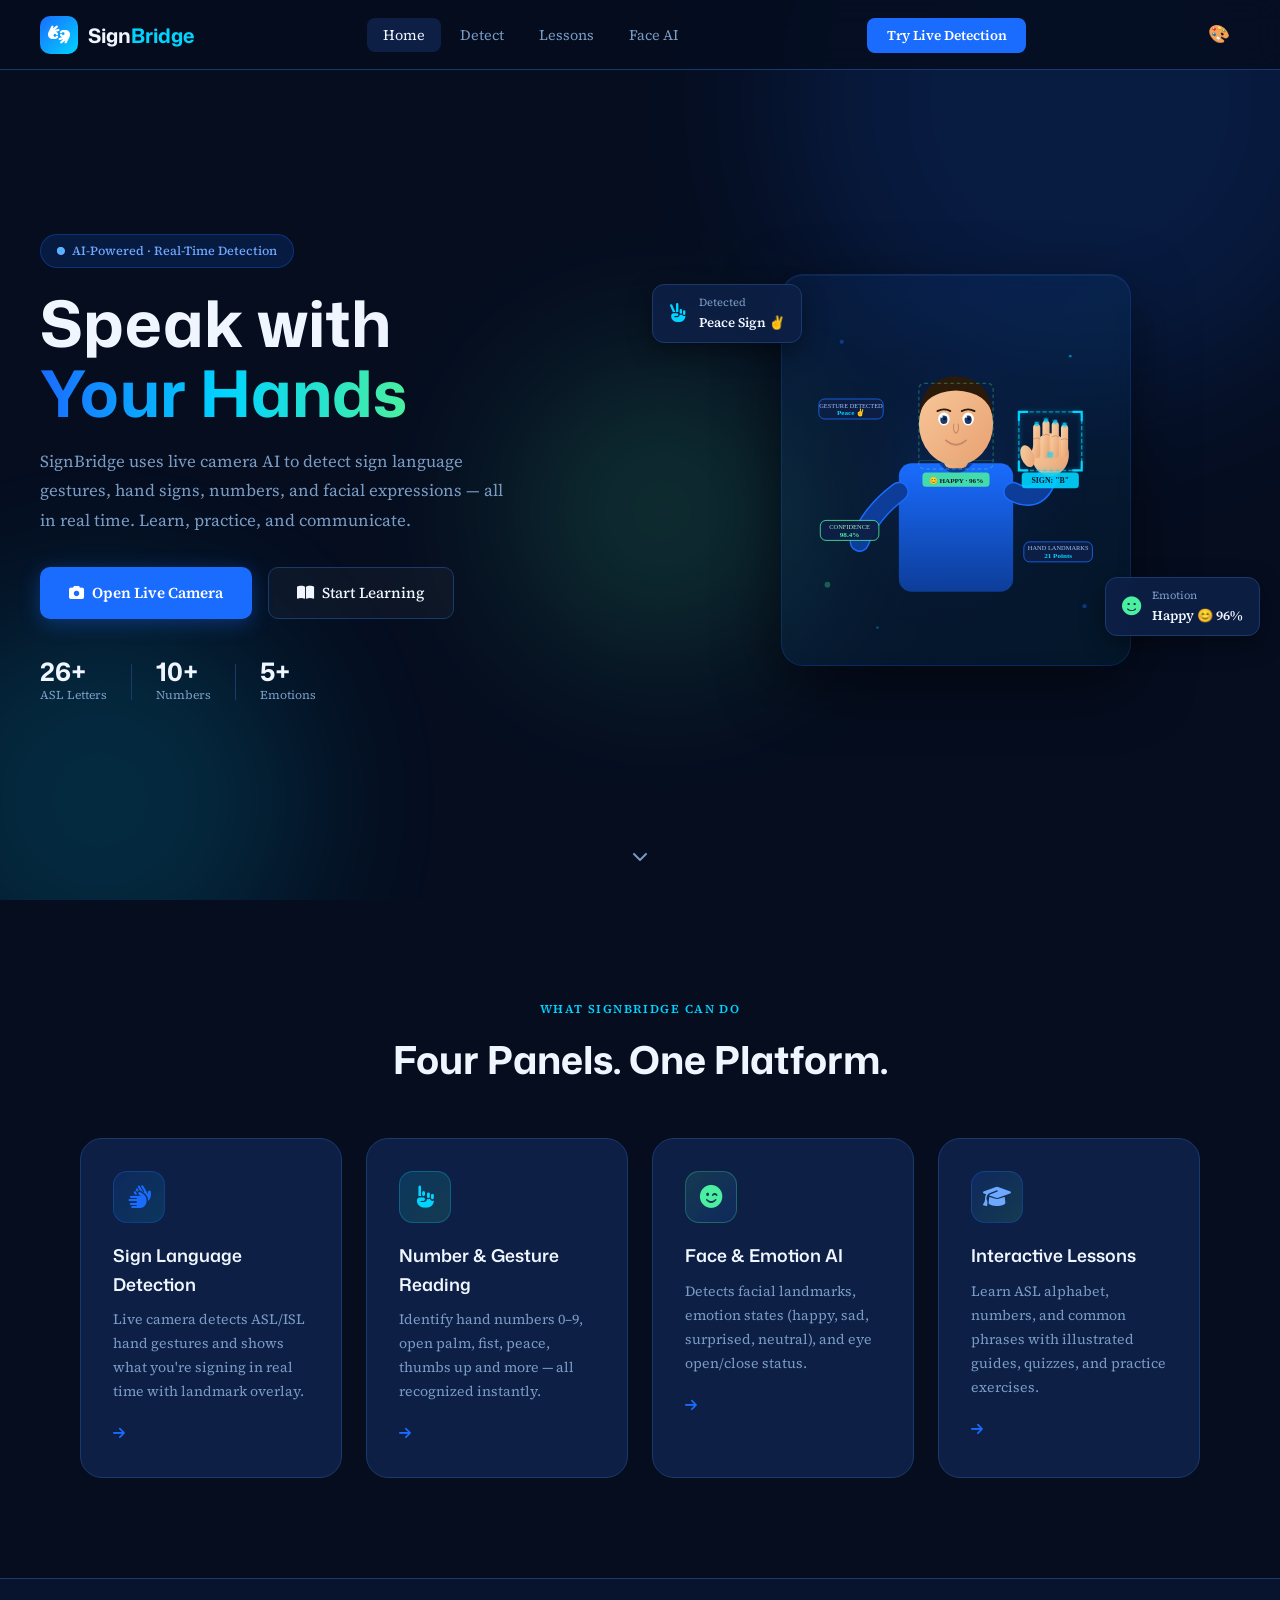
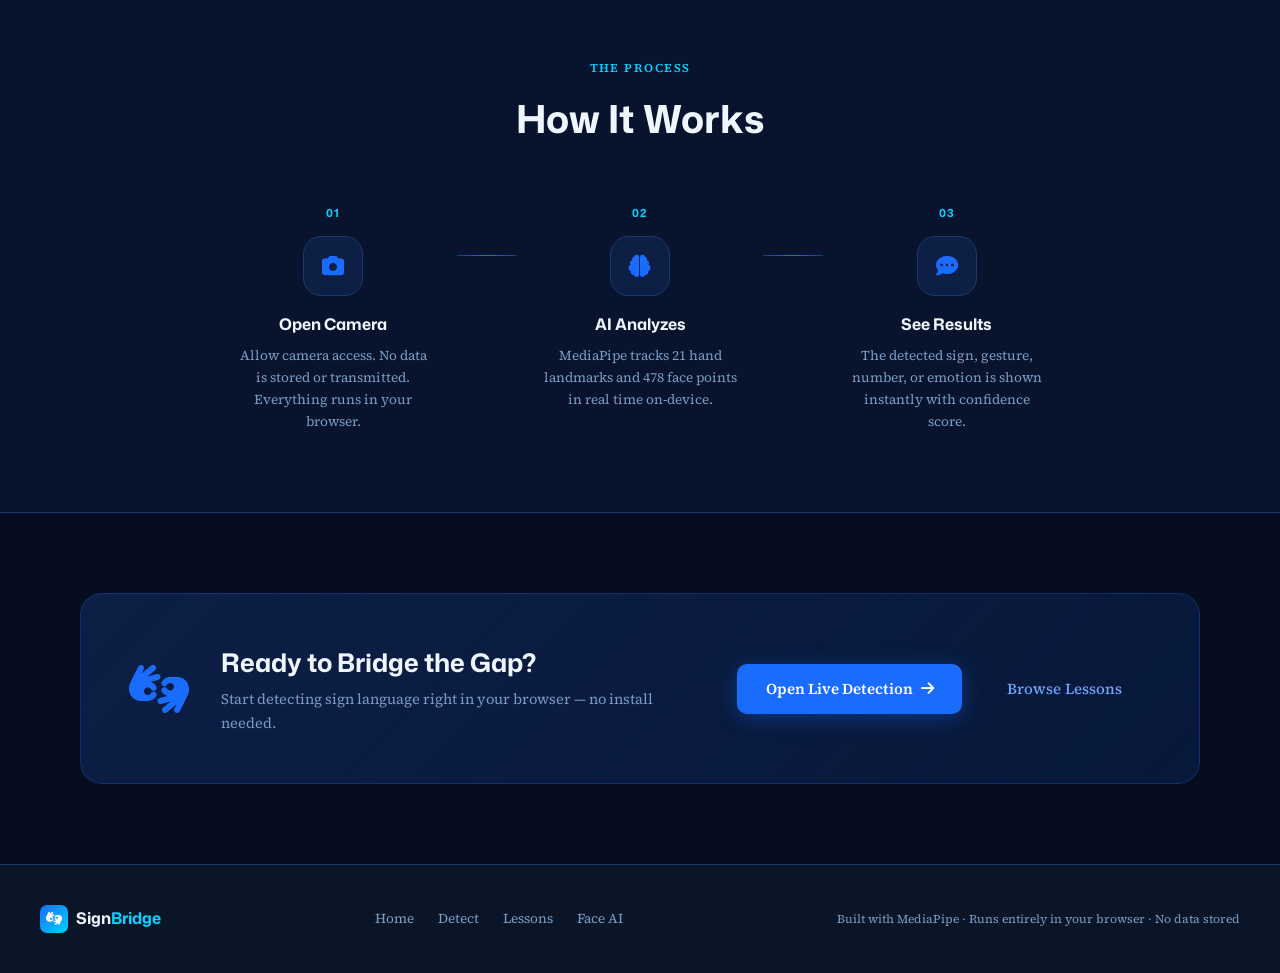
<file: index.html>
<!DOCTYPE html>
<html lang="en">
<head>
  <meta charset="UTF-8" />
  <meta name="viewport" content="width=device-width, initial-scale=1.0"/>
  <script>document.documentElement.setAttribute('data-theme', localStorage.getItem('signbridge_theme') || 'default');</script>
  <title>SignBridge — Sign Language Learning & Detection</title>
  <link rel="stylesheet" href="main.css" />
  <link href="https://fonts.googleapis.com/css2?family=Mona+Sans:wght@300;400;500;600;700&family=Source+Serif+4:ital,wght@0,300;0,400;0,600;1,400&display=swap" rel="stylesheet"/>
  <link rel="stylesheet" href="https://cdnjs.cloudflare.com/ajax/libs/font-awesome/6.5.0/css/all.min.css"/>
</head>
<body>

<!-- NAV -->
<nav class="navbar" id="navbar">
  <div class="nav-brand">
    <div class="brand-icon"><i class="fa-solid fa-hands-asl-interpreting"></i></div>
    <span class="brand-name">Sign<span class="accent">Bridge</span></span>
  </div>
  <ul class="nav-links">
    <li><a href="index.html" class="active">Home</a></li>
    <li><a href="detect.html">Detect</a></li>
    <li><a href="lessons.html">Lessons</a></li>
    <li><a href="face.html">Face AI</a></li>
  </ul>
  <div class="nav-cta">
    <a href="detect.html" class="btn-nav">Try Live Detection</a>
  </div>
  <button class="theme-toggle" id="themeToggle" type="button" aria-label="Theme">🎨</button>
  <button class="hamburger" id="hamburger"><i class="fa-solid fa-bars"></i></button>
</nav>

<!-- HERO -->
<section class="hero">
  <div class="hero-bg-shapes">
    <div class="shape shape-1"></div>
    <div class="shape shape-2"></div>
    <div class="shape shape-3"></div>
  </div>
  <div class="hero-content">
    <div class="hero-text">
      <div class="hero-badge"><i class="fa-solid fa-circle-dot pulse-dot"></i> AI-Powered · Real-Time Detection</div>
      <h1 class="hero-title">
        Speak with<br/>
        <span class="title-gradient">Your Hands</span>
      </h1>
      <p class="hero-subtitle">
        SignBridge uses live camera AI to detect sign language gestures, hand signs, numbers, and facial expressions — all in real time. Learn, practice, and communicate.
      </p>
      <div class="hero-btns">
        <a href="detect.html" class="btn-primary"><i class="fa-solid fa-camera"></i> Open Live Camera</a>
        <a href="lessons.html" class="btn-secondary"><i class="fa-solid fa-book-open"></i> Start Learning</a>
      </div>
      <div class="hero-stats">
        <div class="stat"><span class="stat-num">26+</span><span class="stat-label">ASL Letters</span></div>
        <div class="stat-div"></div>
        <div class="stat"><span class="stat-num">10+</span><span class="stat-label">Numbers</span></div>
        <div class="stat-div"></div>
        <div class="stat"><span class="stat-num">5+</span><span class="stat-label">Emotions</span></div>
      </div>
    </div>
    <div class="hero-visual">
      <div class="hero-img-wrap">
        <!-- SVG Illustration: Person signing with AI overlay -->
        <svg viewBox="0 0 420 480" xmlns="http://www.w3.org/2000/svg" class="hero-svg">
          <defs>
            <radialGradient id="bgGlow" cx="50%" cy="50%" r="50%">
              <stop offset="0%" stop-color="#1a6cff" stop-opacity="0.18"/>
              <stop offset="100%" stop-color="#0a1628" stop-opacity="0"/>
            </radialGradient>
            <linearGradient id="skinGrad" x1="0" y1="0" x2="1" y2="1">
              <stop offset="0%" stop-color="#f8c89a"/>
              <stop offset="100%" stop-color="#e8a070"/>
            </linearGradient>
            <linearGradient id="shirtGrad" x1="0" y1="0" x2="0" y2="1">
              <stop offset="0%" stop-color="#1a6cff"/>
              <stop offset="100%" stop-color="#0d3d99"/>
            </linearGradient>
            <linearGradient id="handGrad" x1="0" y1="0" x2="1" y2="1">
              <stop offset="0%" stop-color="#f9d4a8"/>
              <stop offset="100%" stop-color="#e8a070"/>
            </linearGradient>
            <filter id="glow">
              <feGaussianBlur stdDeviation="3" result="blur"/>
              <feMerge><feMergeNode in="blur"/><feMergeNode in="SourceGraphic"/></feMerge>
            </filter>
          </defs>

          <!-- Background glow -->
          <ellipse cx="210" cy="260" rx="190" ry="210" fill="url(#bgGlow)"/>

          <!-- Person body -->
          <rect x="130" y="230" width="160" height="180" rx="18" fill="url(#shirtGrad)"/>
          <!-- Collar -->
          <path d="M185 230 Q210 260 235 230" fill="#0d3d99" stroke="#1a6cff" stroke-width="1.5"/>

          <!-- Neck -->
          <rect x="193" y="195" width="34" height="42" rx="10" fill="url(#skinGrad)"/>

          <!-- Head -->
          <ellipse cx="210" cy="175" rx="52" ry="58" fill="url(#skinGrad)"/>

          <!-- Hair -->
          <path d="M158 165 Q162 110 210 108 Q258 110 262 165 Q255 130 210 128 Q165 130 158 165Z" fill="#2a1a0a"/>

          <!-- Eyes -->
          <ellipse cx="193" cy="168" rx="8" ry="9" fill="white"/>
          <ellipse cx="193" cy="169" rx="5" ry="6" fill="#1a3a6c"/>
          <ellipse cx="194" cy="168" rx="2" ry="2" fill="#0d1a2e"/>
          <ellipse cx="227" cy="168" rx="8" ry="9" fill="white"/>
          <ellipse cx="227" cy="169" rx="5" ry="6" fill="#1a3a6c"/>
          <ellipse cx="228" cy="168" rx="2" ry="2" fill="#0d1a2e"/>
          <!-- Eye shine -->
          <circle cx="190" cy="165" r="1.5" fill="white" opacity="0.9"/>
          <circle cx="224" cy="165" r="1.5" fill="white" opacity="0.9"/>

          <!-- Eyebrows -->
          <path d="M184 157 Q193 152 202 157" stroke="#2a1a0a" stroke-width="2.5" fill="none" stroke-linecap="round"/>
          <path d="M218 157 Q227 152 236 157" stroke="#2a1a0a" stroke-width="2.5" fill="none" stroke-linecap="round"/>

          <!-- Nose -->
          <path d="M207 175 Q205 185 210 188 Q215 185 213 175" stroke="#c8856a" stroke-width="1.5" fill="none" stroke-linecap="round"/>

          <!-- Smile -->
          <path d="M196 198 Q210 210 224 198" stroke="#c8856a" stroke-width="2.5" fill="none" stroke-linecap="round"/>

          <!-- Left arm -->
          <path d="M130 270 Q90 300 75 340" stroke="#1a6cff" stroke-width="28" stroke-linecap="round" fill="none"/>
          <path d="M130 270 Q90 300 75 340" stroke="#0d3d99" stroke-width="24" stroke-linecap="round" fill="none"/>

          <!-- RIGHT hand raised — ASL "B" shape (peace/open) -->
          <!-- Arm -->
          <path d="M290 270 Q330 290 340 240" stroke="#1a6cff" stroke-width="28" stroke-linecap="round" fill="none"/>
          <path d="M290 270 Q330 290 340 240" stroke="#0d3d99" stroke-width="24" stroke-linecap="round" fill="none"/>

          <!-- Hand palm -->
          <ellipse cx="342" cy="218" rx="26" ry="30" fill="url(#handGrad)"/>
          <!-- Fingers up (4 fingers) -->
          <rect x="318" y="175" width="10" height="48" rx="5" fill="url(#handGrad)"/>
          <rect x="331" y="170" width="10" height="53" rx="5" fill="url(#handGrad)"/>
          <rect x="344" y="172" width="10" height="51" rx="5" fill="url(#handGrad)"/>
          <rect x="357" y="176" width="10" height="45" rx="5" fill="url(#handGrad)"/>
          <!-- Thumb -->
          <ellipse cx="310" cy="220" rx="9" ry="16" fill="url(#handGrad)" transform="rotate(-20 310 220)"/>
          <!-- Knuckle lines -->
          <path d="M318 196 Q323 193 328 196" stroke="#c8856a" stroke-width="1" fill="none"/>
          <path d="M331 191 Q336 188 341 191" stroke="#c8856a" stroke-width="1" fill="none"/>
          <path d="M344 193 Q349 190 354 193" stroke="#c8856a" stroke-width="1" fill="none"/>
          <path d="M357 197 Q362 194 367 197" stroke="#c8856a" stroke-width="1" fill="none"/>

          <!-- AI detection box around hand -->
          <rect x="298" y="158" width="88" height="82" rx="6" fill="none" stroke="#00d4ff" stroke-width="2" stroke-dasharray="6 3" opacity="0.9" filter="url(#glow)">
            <animate attributeName="opacity" values="0.9;0.4;0.9" dur="2s" repeatCount="indefinite"/>
          </rect>
          <!-- Corner brackets -->
          <path d="M298 170 L298 158 L310 158" stroke="#00d4ff" stroke-width="3" fill="none" stroke-linecap="round"/>
          <path d="M374 158 L386 158 L386 170" stroke="#00d4ff" stroke-width="3" fill="none" stroke-linecap="round"/>
          <path d="M298 228 L298 240 L310 240" stroke="#00d4ff" stroke-width="3" fill="none" stroke-linecap="round"/>
          <path d="M374 240 L386 240 L386 228" stroke="#00d4ff" stroke-width="3" fill="none" stroke-linecap="round"/>

          <!-- Detection label -->
          <rect x="302" y="243" width="80" height="22" rx="5" fill="#00d4ff" opacity="0.9"/>
          <text x="342" y="258" text-anchor="middle" font-family="Space Grotesk" font-size="11" font-weight="700" fill="#0a1628">SIGN: "B"</text>

          <!-- Skeleton dots on hand -->
          <circle cx="323" cy="175" r="3" fill="#00d4ff" opacity="0.8" filter="url(#glow)"/>
          <circle cx="336" cy="170" r="3" fill="#00d4ff" opacity="0.8" filter="url(#glow)"/>
          <circle cx="349" cy="172" r="3" fill="#00d4ff" opacity="0.8" filter="url(#glow)"/>
          <circle cx="362" cy="176" r="3" fill="#00d4ff" opacity="0.8" filter="url(#glow)"/>
          <circle cx="342" cy="218" r="4" fill="#00d4ff" opacity="0.6" filter="url(#glow)"/>

          <!-- Face detection box -->
          <rect x="158" y="118" width="104" height="120" rx="8" fill="none" stroke="#4af0a0" stroke-width="1.8" stroke-dasharray="5 4" opacity="0.7">
            <animate attributeName="opacity" values="0.7;0.3;0.7" dur="3s" repeatCount="indefinite"/>
          </rect>
          <rect x="163" y="243" width="94" height="20" rx="5" fill="#4af0a0" opacity="0.85"/>
          <text x="210" y="257" text-anchor="middle" font-family="Space Grotesk" font-size="10" font-weight="700" fill="#0a1628">😊 HAPPY · 96%</text>

          <!-- Floating data chips -->
          <rect x="18" y="140" width="90" height="28" rx="8" fill="#0d1f45" stroke="#1a6cff" stroke-width="1.2" opacity="0.95"/>
          <text x="63" y="152" text-anchor="middle" font-family="Space Grotesk" font-size="9" fill="#a0c4ff">GESTURE DETECTED</text>
          <text x="63" y="163" text-anchor="middle" font-family="Space Grotesk" font-size="10" font-weight="700" fill="#00d4ff">Peace ✌️</text>

          <rect x="20" y="310" width="82" height="28" rx="8" fill="#0d1f45" stroke="#4af0a0" stroke-width="1.2" opacity="0.95"/>
          <text x="61" y="322" text-anchor="middle" font-family="Space Grotesk" font-size="9" fill="#a0f0c4">CONFIDENCE</text>
          <text x="61" y="333" text-anchor="middle" font-family="Space Grotesk" font-size="10" font-weight="700" fill="#4af0a0">98.4%</text>

          <rect x="305" y="340" width="96" height="28" rx="8" fill="#0d1f45" stroke="#1a6cff" stroke-width="1.2" opacity="0.95"/>
          <text x="353" y="352" text-anchor="middle" font-family="Space Grotesk" font-size="9" fill="#a0c4ff">HAND LANDMARKS</text>
          <text x="353" y="363" text-anchor="middle" font-family="Space Grotesk" font-size="10" font-weight="700" fill="#00d4ff">21 Points</text>

          <!-- Scanning line animation -->
          <line x1="158" y1="178" x2="262" y2="178" stroke="#4af0a0" stroke-width="1.5" opacity="0.5">
            <animateTransform attributeName="transform" type="translate" from="0 -60" to="0 120" dur="2.5s" repeatCount="indefinite"/>
            <animate attributeName="opacity" values="0.5;0.1;0.5" dur="2.5s" repeatCount="indefinite"/>
          </line>

          <!-- Particle dots bg -->
          <circle cx="50" cy="60" r="3" fill="#1a6cff" opacity="0.4"/>
          <circle cx="370" cy="80" r="2" fill="#00d4ff" opacity="0.5"/>
          <circle cx="30" cy="400" r="4" fill="#4af0a0" opacity="0.3"/>
          <circle cx="390" cy="430" r="3" fill="#1a6cff" opacity="0.4"/>
          <circle cx="100" cy="460" r="2" fill="#00d4ff" opacity="0.3"/>
        </svg>
      </div>
      <!-- Floating cards -->
      <div class="float-card card-top">
        <i class="fa-solid fa-hand-peace" style="color:#00d4ff"></i>
        <div>
          <div class="fc-label">Detected</div>
          <div class="fc-value">Peace Sign ✌️</div>
        </div>
      </div>
      <div class="float-card card-bottom">
        <i class="fa-solid fa-face-smile" style="color:#4af0a0"></i>
        <div>
          <div class="fc-label">Emotion</div>
          <div class="fc-value">Happy 😊 96%</div>
        </div>
      </div>
    </div>
  </div>
  <div class="scroll-hint"><i class="fa-solid fa-chevron-down"></i></div>
</section>

<!-- FEATURES -->
<section class="features" id="features">
  <div class="section-label">What SignBridge Can Do</div>
  <h2 class="section-title">Four Panels. One Platform.</h2>
  <div class="features-grid">
    <a href="detect.html" class="feature-card">
      <div class="fc-icon" style="background:linear-gradient(135deg,#1a6cff22,#00d4ff22);border-color:#1a6cff44">
        <i class="fa-solid fa-hands" style="color:#1a6cff"></i>
      </div>
      <h3>Sign Language Detection</h3>
      <p>Live camera detects ASL/ISL hand gestures and shows what you're signing in real time with landmark overlay.</p>
      <div class="card-arrow"><i class="fa-solid fa-arrow-right"></i></div>
    </a>
    <a href="detect.html#numbers" class="feature-card">
      <div class="fc-icon" style="background:linear-gradient(135deg,#00d4ff22,#4af0a022);border-color:#00d4ff44">
        <i class="fa-solid fa-hand-point-up" style="color:#00d4ff"></i>
      </div>
      <h3>Number & Gesture Reading</h3>
      <p>Identify hand numbers 0–9, open palm, fist, peace, thumbs up and more — all recognized instantly.</p>
      <div class="card-arrow"><i class="fa-solid fa-arrow-right"></i></div>
    </a>
    <a href="face.html" class="feature-card">
      <div class="fc-icon" style="background:linear-gradient(135deg,#4af0a022,#1a6cff22);border-color:#4af0a044">
        <i class="fa-solid fa-face-smile-wink" style="color:#4af0a0"></i>
      </div>
      <h3>Face & Emotion AI</h3>
      <p>Detects facial landmarks, emotion states (happy, sad, surprised, neutral), and eye open/close status.</p>
      <div class="card-arrow"><i class="fa-solid fa-arrow-right"></i></div>
    </a>
    <a href="lessons.html" class="feature-card">
      <div class="fc-icon" style="background:linear-gradient(135deg,#1a6cff22,#4af0a022);border-color:#1a6cff44">
        <i class="fa-solid fa-graduation-cap" style="color:#6fa8ff"></i>
      </div>
      <h3>Interactive Lessons</h3>
      <p>Learn ASL alphabet, numbers, and common phrases with illustrated guides, quizzes, and practice exercises.</p>
      <div class="card-arrow"><i class="fa-solid fa-arrow-right"></i></div>
    </a>
  </div>
</section>

<!-- HOW IT WORKS -->
<section class="how-it-works">
  <div class="section-label">The Process</div>
  <h2 class="section-title">How It Works</h2>
  <div class="steps">
    <div class="step">
      <div class="step-num">01</div>
      <div class="step-icon"><i class="fa-solid fa-camera"></i></div>
      <h4>Open Camera</h4>
      <p>Allow camera access. No data is stored or transmitted. Everything runs in your browser.</p>
    </div>
    <div class="step-line"></div>
    <div class="step">
      <div class="step-num">02</div>
      <div class="step-icon"><i class="fa-solid fa-brain"></i></div>
      <h4>AI Analyzes</h4>
      <p>MediaPipe tracks 21 hand landmarks and 478 face points in real time on-device.</p>
    </div>
    <div class="step-line"></div>
    <div class="step">
      <div class="step-num">03</div>
      <div class="step-icon"><i class="fa-solid fa-comment-dots"></i></div>
      <h4>See Results</h4>
      <p>The detected sign, gesture, number, or emotion is shown instantly with confidence score.</p>
    </div>
  </div>
</section>

<!-- CTA BANNER -->
<section class="cta-banner">
  <div class="cta-content">
    <i class="fa-solid fa-hands-asl-interpreting cta-icon"></i>
    <div>
      <h2>Ready to Bridge the Gap?</h2>
      <p>Start detecting sign language right in your browser — no install needed.</p>
    </div>
    <div class="cta-actions">
      <a href="detect.html" class="btn-primary">Open Live Detection <i class="fa-solid fa-arrow-right"></i></a>
      <a href="lessons.html" class="btn-ghost">Browse Lessons</a>
    </div>
  </div>
</section>

<!-- FOOTER -->
<footer class="footer">
  <div class="footer-brand">
    <div class="brand-icon small"><i class="fa-solid fa-hands-asl-interpreting"></i></div>
    <span>Sign<span class="accent">Bridge</span></span>
  </div>
  <div class="footer-links">
    <a href="index.html">Home</a>
    <a href="detect.html">Detect</a>
    <a href="lessons.html">Lessons</a>
    <a href="face.html">Face AI</a>
  </div>
  <p class="footer-note">Built with MediaPipe · Runs entirely in your browser · No data stored</p>
</footer>

<script src="main.js"></script>
</body>
</html>
</file>
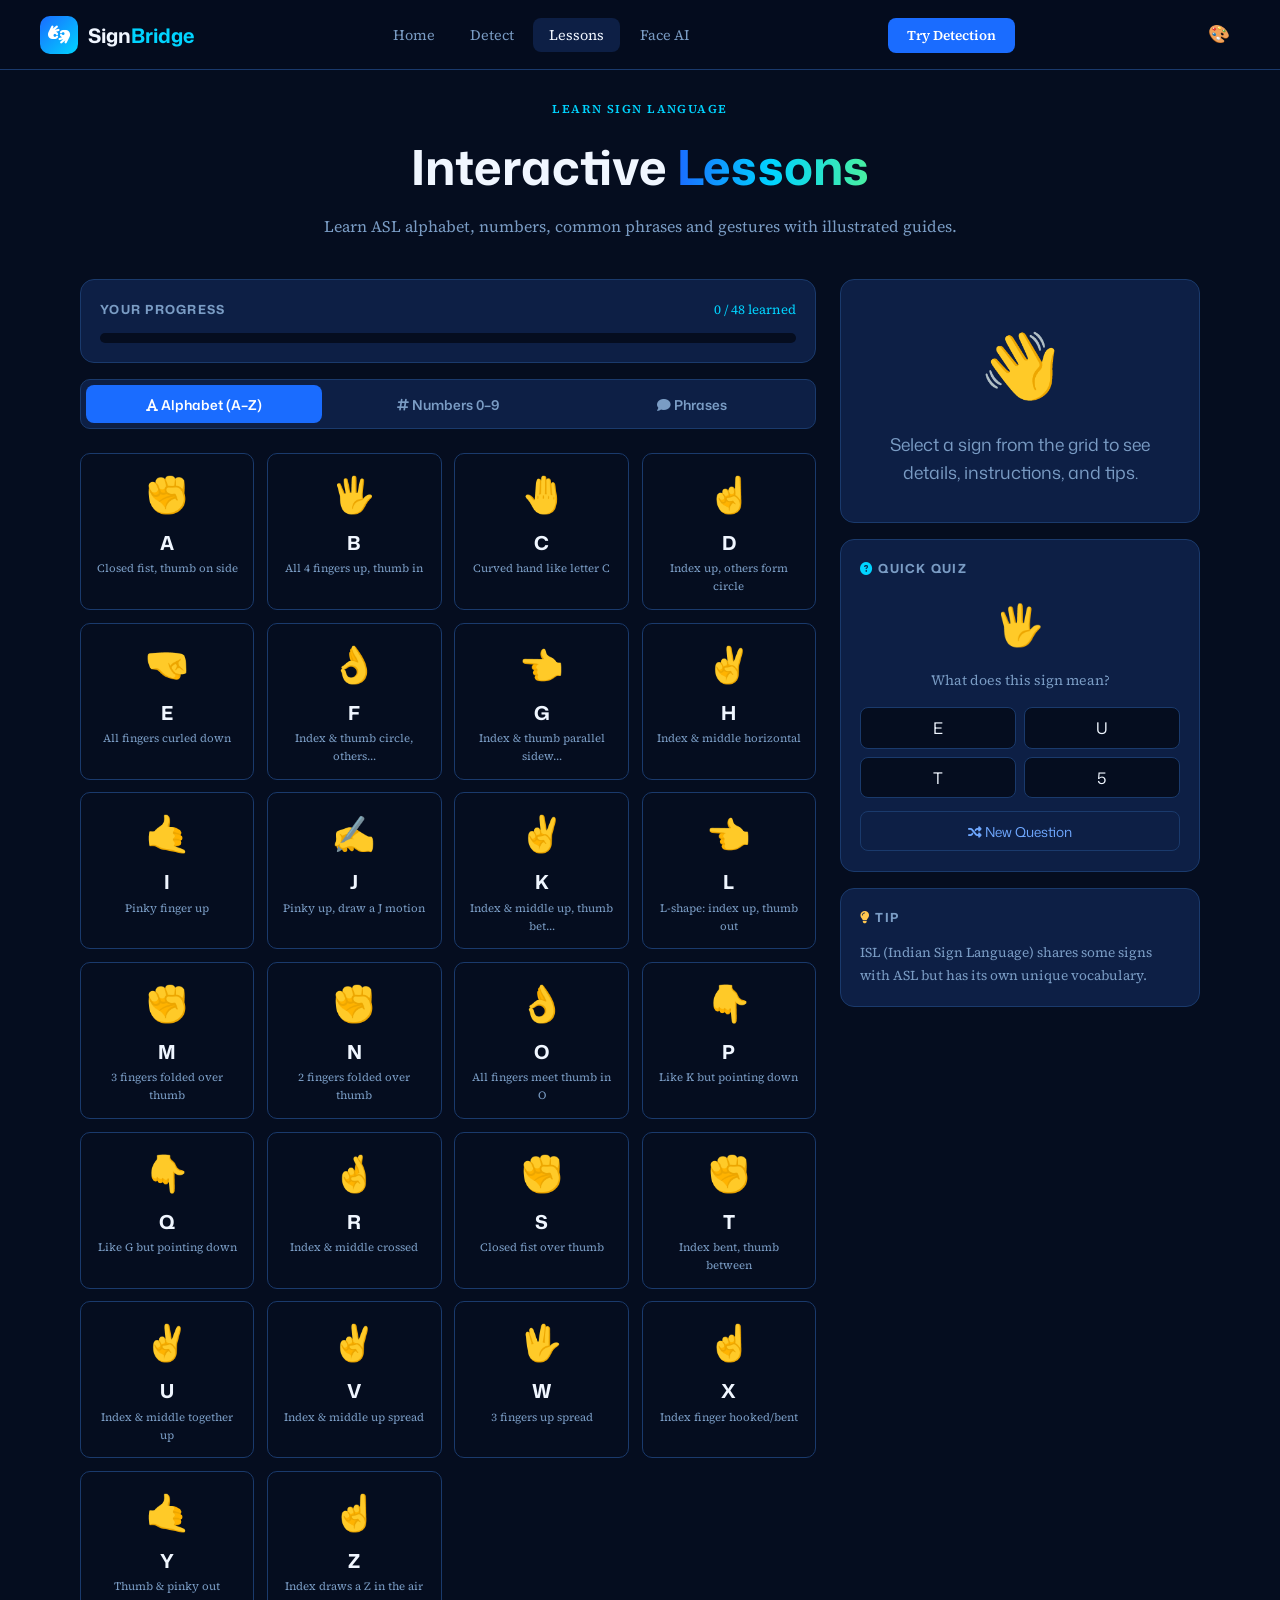
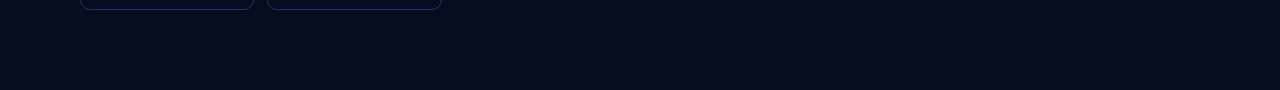
<file: lessons.html>
<!DOCTYPE html>
<html lang="en">
<head>
  <meta charset="UTF-8"/>
  <meta name="viewport" content="width=device-width, initial-scale=1.0"/>
  <script>document.documentElement.setAttribute('data-theme', localStorage.getItem('signbridge_theme') || 'default');</script>
  <title>SignBridge — Lessons</title>
  <link rel="stylesheet" href="main.css"/>
  <link href="https://fonts.googleapis.com/css2?family=Mona+Sans:wght@300;400;500;600;700&family=Source+Serif+4:ital,wght@0,300;0,400;0,600;1,400&display=swap" rel="stylesheet"/>
  <link rel="stylesheet" href="https://cdnjs.cloudflare.com/ajax/libs/font-awesome/6.5.0/css/all.min.css"/>
</head>
<body>

<nav class="navbar" id="navbar">
  <div class="nav-brand">
    <div class="brand-icon"><i class="fa-solid fa-hands-asl-interpreting"></i></div>
    <span class="brand-name">Sign<span class="accent">Bridge</span></span>
  </div>
  <ul class="nav-links">
    <li><a href="index.html">Home</a></li>
    <li><a href="detect.html">Detect</a></li>
    <li><a href="lessons.html" class="active">Lessons</a></li>
    <li><a href="face.html">Face AI</a></li>
  </ul>
  <div class="nav-cta"><a href="detect.html" class="btn-nav">Try Detection</a></div>
  <button class="theme-toggle" id="themeToggle" type="button" aria-label="Theme">🎨</button>
  <button class="hamburger" id="hamburger"><i class="fa-solid fa-bars"></i></button>
</nav>

<div class="page-header">
  <div class="section-label">Learn Sign Language</div>
  <h1>Interactive <span class="title-gradient">Lessons</span></h1>
  <p>Learn ASL alphabet, numbers, common phrases and gestures with illustrated guides.</p>
</div>

<div style="max-width:1200px;margin:0 auto;padding:0 2.5rem 80px;display:grid;grid-template-columns:1fr 360px;gap:1.5rem" id="lessonsLayout">

  <!-- LEFT: Lesson content -->
  <div>
    <!-- Progress -->
    <div class="info-card" style="margin-bottom:1rem">
      <div style="display:flex;justify-content:space-between;align-items:center;margin-bottom:0.8rem">
        <h4 style="margin:0">Your Progress</h4>
        <span id="progressText" style="font-size:0.82rem;color:var(--cyan)">0 / 36 learned</span>
      </div>
      <div class="conf-bar" style="height:10px;border-radius:5px">
        <div class="conf-fill" id="progressFill" style="width:0%;height:100%"></div>
      </div>
    </div>

    <!-- Tabs -->
    <div class="tabs">
      <button class="tab active" id="tabAlpha" onclick="switchTab('alpha')">
        <i class="fa-solid fa-font"></i> Alphabet (A–Z)
      </button>
      <button class="tab" id="tabNums" onclick="switchTab('numbers')">
        <i class="fa-solid fa-hashtag"></i> Numbers 0–9
      </button>
      <button class="tab" id="tabPhrases" onclick="switchTab('phrases')">
        <i class="fa-solid fa-comment"></i> Phrases
      </button>
    </div>

    <!-- Sign Grid -->
    <div class="lessons-grid" id="signGrid"></div>
  </div>

  <!-- RIGHT: Detail panel -->
  <div>
    <div class="info-card" id="detailCard" style="position:sticky;top:90px">
      <div id="detailContent" style="text-align:center;padding:1rem">
        <div style="font-size:4rem;margin-bottom:0.8rem">👋</div>
        <div style="font-family:var(--font-head);font-size:1.1rem;color:var(--text-muted)">
          Select a sign from the grid to see details, instructions, and tips.
        </div>
      </div>
    </div>

    <!-- Quiz Card -->
    <div class="info-card" style="margin-top:1rem" id="quizCard">
      <h4><i class="fa-solid fa-circle-question" style="color:var(--cyan);margin-right:5px"></i>Quick Quiz</h4>
      <div id="quizContent" style="margin-top:0.8rem;text-align:center">
        <div id="quizQuestion" style="font-family:var(--font-head);font-size:2.5rem;margin-bottom:0.8rem">?</div>
        <div id="quizPrompt" style="font-size:0.88rem;color:var(--text-muted);margin-bottom:1rem">
          Which letter is this sign?
        </div>
        <div id="quizOptions" style="display:grid;grid-template-columns:1fr 1fr;gap:0.5rem"></div>
        <button onclick="newQuiz()" style="margin-top:0.8rem;width:100%;padding:0.6rem;border-radius:8px;border:1px solid var(--border);background:none;color:var(--blue-light);font-family:var(--font-head);cursor:pointer;font-size:0.85rem;transition:all 0.2s" onmouseover="this.style.borderColor='var(--blue-bright)'" onmouseout="this.style.borderColor='var(--border)'">
          <i class="fa-solid fa-shuffle"></i> New Question
        </button>
      </div>
    </div>

    <div class="info-card" style="margin-top:1rem">
      <h4><i class="fa-solid fa-lightbulb" style="color:#ffc850;margin-right:5px"></i>Tip</h4>
      <p id="dailyTip" style="font-size:0.85rem;color:var(--text-muted);line-height:1.7;margin-top:0.5rem"></p>
    </div>
  </div>
</div>

<script src="main.js"></script>
<script src="main.js"></script>
<script src="lessons.js"></script>
</body>
</html>
</file>
<file: main.css>
/* === SIGNBRIDGE MAIN CSS === */
@import url('https://fonts.googleapis.com/css2?family=Mona+Sans:wght@300;400;500;600;700&family=Source+Serif+4:ital,wght@0,300;0,400;0,600;1,400&display=swap');

:root {
  --bg-deep:    #050d1f;
  --bg-dark:    #0a1628;
  --bg-panel:   #0d1f45;
  --bg-card:    #0f2255;
  --blue-bright:#1a6cff;
  --blue-light: #6fa8ff;
  --cyan:       #00d4ff;
  --green:      #4af0a0;
  --white:      #f0f6ff;
  --text-muted: #7a9cc4;
  --border:     #1a3a6c;
  --font-head:  'Mona Sans', sans-serif;
  --font-body:  'Source Serif 4', serif;
  --radius:     14px;
  --radius-lg:  22px;
}

[data-theme="dark"] {
  --bg-deep: #000000;
  --bg-dark: #050a0f;
  --bg-panel: #080f1a;
  --bg-card: #0a1220;
  --white: #ffffff;
  --text-muted: #6a8aaa;
}

[data-theme="light"] {
  --bg-deep: #f0f4ff;
  --bg-dark: #e4ecff;
  --bg-panel: #dce6ff;
  --bg-card: #cdd9ff;
  --white: #0a1628;
  --text-muted: #4a6080;
  --border: #b0c4e8;
  --blue-bright: #1a6cff;
  --cyan: #0099cc;
  --green: #1a9e5c;
}

*, *::before, *::after { box-sizing: border-box; margin: 0; padding: 0; }

html { scroll-behavior: smooth; }

body {
  background: var(--bg-deep);
  color: var(--white);
  font-family: var(--font-body);
  line-height: 1.6;
  overflow-x: hidden;
}

a { text-decoration: none; color: inherit; }
ul { list-style: none; }

/* ── SCROLLBAR ── */
::-webkit-scrollbar { width: 6px; }
::-webkit-scrollbar-track { background: var(--bg-dark); }
::-webkit-scrollbar-thumb { background: var(--blue-bright); border-radius: 3px; }

/* ── NAVBAR ── */
.navbar {
  position: fixed; top: 0; left: 0; right: 0; z-index: 100;
  display: flex; align-items: center; justify-content: space-between;
  padding: 0 2.5rem;
  height: 70px;
  background: rgba(5, 13, 31, 0.85);
  backdrop-filter: blur(16px);
  border-bottom: 1px solid var(--border);
  transition: background 0.3s;
}
.navbar.scrolled { background: rgba(5,13,31,0.97); }

.nav-brand {
  display: flex; align-items: center; gap: 0.6rem;
  font-family: var(--font-head); font-size: 1.25rem; font-weight: 700;
}
.brand-icon {
  width: 38px; height: 38px; border-radius: 10px;
  background: linear-gradient(135deg, var(--blue-bright), var(--cyan));
  display: flex; align-items: center; justify-content: center;
  font-size: 1.1rem; color: #fff;
}
.brand-icon.small { width: 28px; height: 28px; border-radius: 7px; font-size: 0.8rem; }
.accent { color: var(--cyan); }

.nav-links {
  display: flex; gap: 0.2rem;
}
.nav-links a {
  padding: 0.45rem 1rem; border-radius: 8px;
  font-size: 0.9rem; color: var(--text-muted);
  transition: all 0.2s;
}
.nav-links a:hover, .nav-links a.active {
  color: var(--white); background: var(--bg-panel);
}

.btn-nav {
  padding: 0.5rem 1.2rem; border-radius: 8px;
  background: var(--blue-bright); color: #fff;
  font-size: 0.85rem; font-weight: 600;
  transition: all 0.2s;
}
.btn-nav:hover { background: var(--cyan); color: var(--bg-deep); }

.hamburger {
  display: none; background: none; border: none;
  color: var(--white); font-size: 1.3rem; cursor: pointer;
}

.theme-toggle {
  background: none;
  border: none;
  color: var(--white);
  font-size: 1.1rem;
  cursor: pointer;
  padding: 0.4rem 0.6rem;
}

/* ── HERO ── */
.hero {
  min-height: 100vh;
  padding: 100px 2.5rem 60px;
  display: flex; align-items: center;
  position: relative; overflow: hidden;
}

.hero-bg-shapes {
  position: absolute; inset: 0; z-index: 0; pointer-events: none;
}
.shape {
  position: absolute; border-radius: 50%; filter: blur(80px); opacity: 0.15;
}
.shape-1 { width: 600px; height: 600px; background: var(--blue-bright); top: -200px; right: -100px; }
.shape-2 { width: 400px; height: 400px; background: var(--cyan); bottom: -100px; left: -100px; }
.shape-3 { width: 300px; height: 300px; background: var(--green); top: 40%; left: 40%; }

.hero-content {
  max-width: 1200px; margin: 0 auto;
  display: grid; grid-template-columns: 1fr 1fr;
  gap: 4rem; align-items: center;
  position: relative; z-index: 1; width: 100%;
}

.hero-badge {
  display: inline-flex; align-items: center; gap: 0.5rem;
  padding: 0.35rem 1rem; border-radius: 50px;
  background: rgba(26, 108, 255, 0.15);
  border: 1px solid rgba(26, 108, 255, 0.3);
  font-size: 0.78rem; font-weight: 500; color: var(--blue-light);
  margin-bottom: 1.2rem;
}
.pulse-dot {
  width: 7px; height: 7px; border-radius: 50%;
  background: var(--cyan); animation: pulse 1.8s ease infinite;
  font-size: 0.5rem;
}
@keyframes pulse {
  0%,100% { opacity:1; transform:scale(1); }
  50% { opacity:0.4; transform:scale(0.8); }
}

.hero-title {
  font-family: var(--font-head); font-size: clamp(2.8rem, 5vw, 4.2rem);
  font-weight: 700; line-height: 1.1; margin-bottom: 1.2rem;
  color: var(--white);
}
.title-gradient {
  background: linear-gradient(90deg, var(--blue-bright), var(--cyan), var(--green));
  -webkit-background-clip: text; -webkit-text-fill-color: transparent;
  background-clip: text;
}

.hero-subtitle {
  font-size: 1.05rem; color: var(--text-muted); max-width: 480px;
  line-height: 1.75; margin-bottom: 2rem;
}

.hero-btns { display: flex; gap: 1rem; flex-wrap: wrap; margin-bottom: 2.5rem; }

.btn-primary {
  display: inline-flex; align-items: center; gap: 0.5rem;
  padding: 0.8rem 1.8rem; border-radius: 10px;
  background: var(--blue-bright); color: #fff;
  font-weight: 600; font-size: 0.95rem;
  transition: all 0.25s; box-shadow: 0 4px 20px rgba(26,108,255,0.35);
}
.btn-primary:hover { background: var(--cyan); color: var(--bg-deep); transform: translateY(-2px); box-shadow: 0 8px 30px rgba(0,212,255,0.4); }

.btn-secondary {
  display: inline-flex; align-items: center; gap: 0.5rem;
  padding: 0.8rem 1.8rem; border-radius: 10px;
  border: 1.5px solid var(--border); color: var(--white);
  font-weight: 500; font-size: 0.95rem;
  transition: all 0.25s;
  background: rgba(255,255,255,0.03);
}
.btn-secondary:hover { border-color: var(--blue-light); color: var(--blue-light); background: rgba(26,108,255,0.08); }

.btn-ghost {
  display: inline-flex; align-items: center; gap: 0.5rem;
  padding: 0.8rem 1.8rem; border-radius: 10px;
  color: var(--blue-light); font-weight: 500; font-size: 0.95rem;
  transition: all 0.2s;
}
.btn-ghost:hover { color: var(--cyan); }

.hero-stats {
  display: flex; align-items: center; gap: 1.5rem;
}
.stat { display: flex; flex-direction: column; }
.stat-num { font-family: var(--font-head); font-size: 1.6rem; font-weight: 700; color: var(--white); line-height: 1; }
.stat-label { font-size: 0.75rem; color: var(--text-muted); margin-top: 2px; }
.stat-div { width: 1px; height: 36px; background: var(--border); }

/* ── HERO VISUAL ── */
.hero-visual { position: relative; display: flex; justify-content: center; align-items: center; }

.hero-img-wrap {
  position: relative;
  background: linear-gradient(135deg, rgba(26,108,255,0.1), rgba(0,212,255,0.05));
  border: 1px solid rgba(26,108,255,0.2);
  border-radius: var(--radius-lg);
  padding: 1.5rem;
  backdrop-filter: blur(8px);
  box-shadow: 0 20px 60px rgba(0,0,0,0.5), inset 0 1px 0 rgba(255,255,255,0.05);
}
.hero-svg { width: 100%; max-width: 420px; display: block; }

.float-card {
  position: absolute;
  display: flex; align-items: center; gap: 0.7rem;
  padding: 0.6rem 1rem; border-radius: 12px;
  background: rgba(13, 31, 69, 0.95);
  border: 1px solid var(--border);
  backdrop-filter: blur(10px);
  box-shadow: 0 8px 24px rgba(0,0,0,0.4);
  font-size: 1.3rem;
  animation: floatY 3s ease-in-out infinite;
}
.float-card i { font-size: 1.2rem; }
.float-card .fc-label { font-size: 0.68rem; color: var(--text-muted); }
.float-card .fc-value { font-size: 0.82rem; font-weight: 600; color: var(--white); }
.card-top { top: 10px; left: -20px; animation-delay: 0s; }
.card-bottom { bottom: 30px; right: -20px; animation-delay: 1.5s; }
@keyframes floatY {
  0%,100% { transform: translateY(0); }
  50% { transform: translateY(-8px); }
}

.scroll-hint {
  position: absolute; bottom: 30px; left: 50%; transform: translateX(-50%);
  color: var(--text-muted); font-size: 1rem;
  animation: bounce 2s ease-in-out infinite;
}
@keyframes bounce { 0%,100%{transform:translateX(-50%) translateY(0)} 50%{transform:translateX(-50%) translateY(8px)} }

/* ── SECTION COMMON ── */
.section-label {
  text-align: center; font-size: 0.75rem; font-weight: 600;
  text-transform: uppercase; letter-spacing: 0.12em;
  color: var(--cyan); margin-bottom: 0.6rem;
}
.section-title {
  text-align: center; font-family: var(--font-head);
  font-size: clamp(1.8rem, 3vw, 2.5rem); font-weight: 700;
  margin-bottom: 3rem;
}

/* ── FEATURES ── */
.features {
  padding: 100px 2.5rem;
  max-width: 1200px; margin: 0 auto;
}
.features-grid {
  display: grid; grid-template-columns: repeat(auto-fit, minmax(240px, 1fr));
  gap: 1.5rem;
}
.feature-card {
  padding: 2rem;
  background: var(--bg-panel);
  border: 1px solid var(--border);
  border-radius: var(--radius-lg);
  transition: all 0.3s; cursor: pointer; display: block;
  position: relative; overflow: hidden;
}
.feature-card::before {
  content: ''; position: absolute; inset: 0;
  background: linear-gradient(135deg, transparent, rgba(26,108,255,0.04));
  opacity: 0; transition: opacity 0.3s;
}
.feature-card:hover { transform: translateY(-6px); border-color: var(--blue-bright); box-shadow: 0 16px 40px rgba(26,108,255,0.18); }
.feature-card:hover::before { opacity: 1; }

.fc-icon {
  width: 52px; height: 52px; border-radius: 14px;
  border: 1px solid; display: flex; align-items: center;
  justify-content: center; font-size: 1.4rem;
  margin-bottom: 1.2rem;
}
.feature-card h3 {
  font-family: var(--font-head); font-size: 1.1rem;
  font-weight: 600; margin-bottom: 0.6rem;
}
.feature-card p { font-size: 0.88rem; color: var(--text-muted); line-height: 1.7; }
.card-arrow {
  margin-top: 1.2rem; color: var(--blue-bright);
  font-size: 0.85rem; transition: transform 0.2s;
}
.feature-card:hover .card-arrow { transform: translateX(5px); }

/* ── HOW IT WORKS ── */
.how-it-works {
  padding: 80px 2.5rem;
  background: rgba(13,31,69,0.4);
  border-top: 1px solid var(--border);
  border-bottom: 1px solid var(--border);
}
.how-it-works .section-title { margin-bottom: 3.5rem; }
.steps {
  max-width: 860px; margin: 0 auto;
  display: flex; align-items: flex-start;
  justify-content: center; gap: 0; flex-wrap: wrap;
}
.step {
  flex: 1; min-width: 180px; text-align: center;
  padding: 0 1.5rem;
}
.step-num {
  font-family: var(--font-head); font-size: 0.7rem; font-weight: 700;
  color: var(--cyan); letter-spacing: 0.1em; margin-bottom: 0.8rem;
}
.step-icon {
  width: 60px; height: 60px; border-radius: 18px;
  background: var(--bg-panel); border: 1px solid var(--border);
  display: flex; align-items: center; justify-content: center;
  font-size: 1.4rem; color: var(--blue-bright);
  margin: 0 auto 1rem;
}
.step h4 { font-family: var(--font-head); font-size: 1rem; margin-bottom: 0.5rem; }
.step p { font-size: 0.85rem; color: var(--text-muted); }
.step-line {
  flex: 0 0 60px; height: 1px;
  background: linear-gradient(90deg, var(--border), var(--blue-bright), var(--border));
  margin-top: 50px; align-self: flex-start;
}

/* ── CTA BANNER ── */
.cta-banner {
  padding: 80px 2.5rem;
  max-width: 1200px; margin: 0 auto;
}
.cta-content {
  display: flex; align-items: center; gap: 2rem;
  padding: 3rem; border-radius: var(--radius-lg);
  background: linear-gradient(135deg, var(--bg-panel), rgba(26,108,255,0.12));
  border: 1px solid rgba(26,108,255,0.25);
  flex-wrap: wrap;
}
.cta-icon { font-size: 3rem; color: var(--blue-bright); flex-shrink: 0; }
.cta-content h2 { font-family: var(--font-head); font-size: 1.6rem; margin-bottom: 0.3rem; }
.cta-content p { color: var(--text-muted); font-size: 0.92rem; }
.cta-content > div:nth-child(2) { flex: 1; min-width: 200px; }
.cta-actions { display: flex; gap: 1rem; flex-wrap: wrap; align-items: center; margin-left: auto; }

/* ── FOOTER ── */
.footer {
  padding: 2.5rem;
  border-top: 1px solid var(--border);
  display: flex; align-items: center;
  justify-content: space-between; flex-wrap: wrap; gap: 1rem;
  background: var(--bg-dark);
}
.footer-brand {
  display: flex; align-items: center; gap: 0.5rem;
  font-family: var(--font-head); font-weight: 700;
}
.footer-links { display: flex; gap: 1.5rem; }
.footer-links a { font-size: 0.85rem; color: var(--text-muted); transition: color 0.2s; }
.footer-links a:hover { color: var(--white); }
.footer-note { font-size: 0.75rem; color: var(--text-muted); }

/* ── PANEL COMMON (for detect/face pages) ── */
.page-header {
  padding: 100px 2.5rem 40px;
  text-align: center; position: relative;
}
.page-header h1 { font-family: var(--font-head); font-size: clamp(2rem,4vw,3rem); font-weight: 700; }
.page-header p { color: var(--text-muted); font-size: 1rem; margin-top: 0.5rem; }

.panel-layout {
  display: grid;
  grid-template-columns: 1fr 340px;
  gap: 1.5rem;
  max-width: 1200px; margin: 0 auto;
  padding: 0 2.5rem 80px;
}
.camera-wrap {
  background: var(--bg-panel); border: 1px solid var(--border);
  border-radius: var(--radius-lg); overflow: hidden;
  aspect-ratio: 4/3; position: relative;
}
.camera-wrap canvas, .camera-wrap video {
  width: 100%; height: 100%; object-fit: cover; display: block;
  transform:scaleX(-1);
  

}
.cam-overlay {
  position: absolute; inset: 0; pointer-events: none;
  display: flex; align-items: center; justify-content: center;
  flex-direction: column; gap: 1rem;
}
.cam-placeholder { text-align: center; color: var(--text-muted); }
.cam-placeholder i { font-size: 3rem; margin-bottom: 0.8rem; display: block; color: var(--blue-bright); opacity: 0.5; }

.side-panel { display: flex; flex-direction: column; gap: 1rem; }
.info-card {
  background: var(--bg-panel); border: 1px solid var(--border);
  border-radius: var(--radius); padding: 1.2rem;
}
.info-card h4 {
  font-family: var(--font-head); font-size: 0.78rem;
  text-transform: uppercase; letter-spacing: 0.1em;
  color: var(--text-muted); margin-bottom: 0.8rem;
}
.detected-sign {
  font-family: var(--font-head); font-size: 2.5rem; font-weight: 700;
  color: var(--cyan); text-align: center; padding: 1rem;
  background: rgba(0,212,255,0.06); border-radius: 10px;
  min-height: 80px; display: flex; align-items: center; justify-content: center;
}
.confidence-bar-wrap { margin-top: 0.6rem; }
.conf-label { font-size: 0.78rem; color: var(--text-muted); margin-bottom: 0.3rem; display:flex; justify-content:space-between; }
.conf-bar { height: 6px; background: var(--bg-deep); border-radius: 3px; overflow: hidden; }
.conf-fill { height: 100%; background: linear-gradient(90deg, var(--blue-bright), var(--cyan)); border-radius: 3px; transition: width 0.4s; }

.start-btn {
  width: 100%; padding: 0.85rem;
  background: var(--blue-bright); color: #fff;
  border: none; border-radius: 10px; font-family: var(--font-head);
  font-size: 0.95rem; font-weight: 600; cursor: pointer;
  transition: all 0.2s; display: flex; align-items: center; justify-content: center; gap: 0.5rem;
}
.start-btn:hover { background: var(--cyan); color: var(--bg-deep); }
.start-btn.stop { background: rgba(255,80,80,0.15); border: 1px solid rgba(255,80,80,0.3); color: #ff6b6b; }
.start-btn.stop:hover { background: rgba(255,80,80,0.25); }

.log-list {
  max-height: 180px; overflow-y: auto;
  display: flex; flex-direction: column; gap: 0.4rem;
}
.log-item {
  font-size: 0.8rem; padding: 0.4rem 0.6rem;
  background: rgba(255,255,255,0.03); border-radius: 6px;
  border-left: 2px solid var(--blue-bright);
  color: var(--text-muted);
}
.log-item span { color: var(--white); }

/* ── LESSONS PAGE ── */
.lessons-grid {
  display: grid; grid-template-columns: repeat(auto-fill, minmax(160px,1fr));
  gap: 0.8rem; margin-top: 1rem;
}
.sign-tile {
  background: var(--bg-deep); border: 1px solid var(--border);
  border-radius: 10px; padding: 0.8rem;
  text-align: center; cursor: pointer; transition: all 0.2s;
}
.sign-tile:hover { border-color: var(--blue-bright); background: rgba(26,108,255,0.08); }
.sign-tile .sign-emoji { font-size: 2.2rem; }
.sign-tile .sign-letter { font-family: var(--font-head); font-size: 1.2rem; font-weight: 700; margin: 0.3rem 0 0.1rem; }
.sign-tile .sign-desc { font-size: 0.7rem; color: var(--text-muted); }
.sign-tile.active { border-color: var(--cyan); background: rgba(0,212,255,0.08); }

.tabs {
  display: flex; gap: 0.5rem; margin-bottom: 1.5rem;
  background: var(--bg-panel); border-radius: 10px;
  padding: 0.3rem; border: 1px solid var(--border);
}
.tab {
  flex: 1; padding: 0.6rem; border-radius: 8px;
  border: none; background: none; color: var(--text-muted);
  font-family: var(--font-head); font-size: 0.85rem; font-weight: 600;
  cursor: pointer; transition: all 0.2s;
}
.tab.active { background: var(--blue-bright); color: #fff; }

/* ── EMOTION TAGS ── */
.emotion-tag {
  display: inline-flex; align-items: center; gap: 0.4rem;
  padding: 0.3rem 0.7rem; border-radius: 50px; font-size: 0.8rem;
  font-weight: 600;
}
.emotion-happy { background: rgba(74,240,160,0.15); color: var(--green); border: 1px solid rgba(74,240,160,0.3); }
.emotion-sad { background: rgba(100,160,255,0.15); color: var(--blue-light); border: 1px solid rgba(100,160,255,0.3); }
.emotion-surprised { background: rgba(255,200,80,0.15); color: #ffc850; border: 1px solid rgba(255,200,80,0.3); }
.emotion-neutral { background: rgba(120,140,180,0.15); color: var(--text-muted); border: 1px solid rgba(120,140,180,0.3); }

/* ── GRID LAYOUT FOR FACE PAGE ── */
.face-grid {
  display: grid;
  grid-template-columns: 1fr 1fr;
  grid-template-rows: auto auto;
  gap: 1rem;
  max-width: 1000px; margin: 0 auto;
  padding: 0 2.5rem 80px;
}
.face-cam { grid-column: 1 / -1; }

/* ── RESPONSIVE ── */
@media (max-width: 900px) {
  .hero-content { grid-template-columns: 1fr; gap: 2.5rem; }
  .hero-visual { display: none; }
  .panel-layout { grid-template-columns: 1fr; }
  .face-grid { grid-template-columns: 1fr; }
  .step-line { display: none; }
  .steps { flex-direction: column; align-items: center; }
  .cta-content { flex-direction: column; text-align: center; }
  .cta-actions { margin-left: 0; justify-content: center; }
}
@media (max-width: 640px) {
  .navbar { padding: 0 1.2rem; }
  .nav-links, .nav-cta { display: none; }
  .hamburger { display: block; }
  .hero { padding: 90px 1.2rem 50px; }
  .features { padding: 60px 1.2rem; }
  .how-it-works { padding: 60px 1.2rem; }
  .panel-layout, .face-grid { padding: 0 1.2rem 60px; }
  .footer { flex-direction: column; text-align: center; }
  .footer-links { justify-content: center; }
}
</file>
